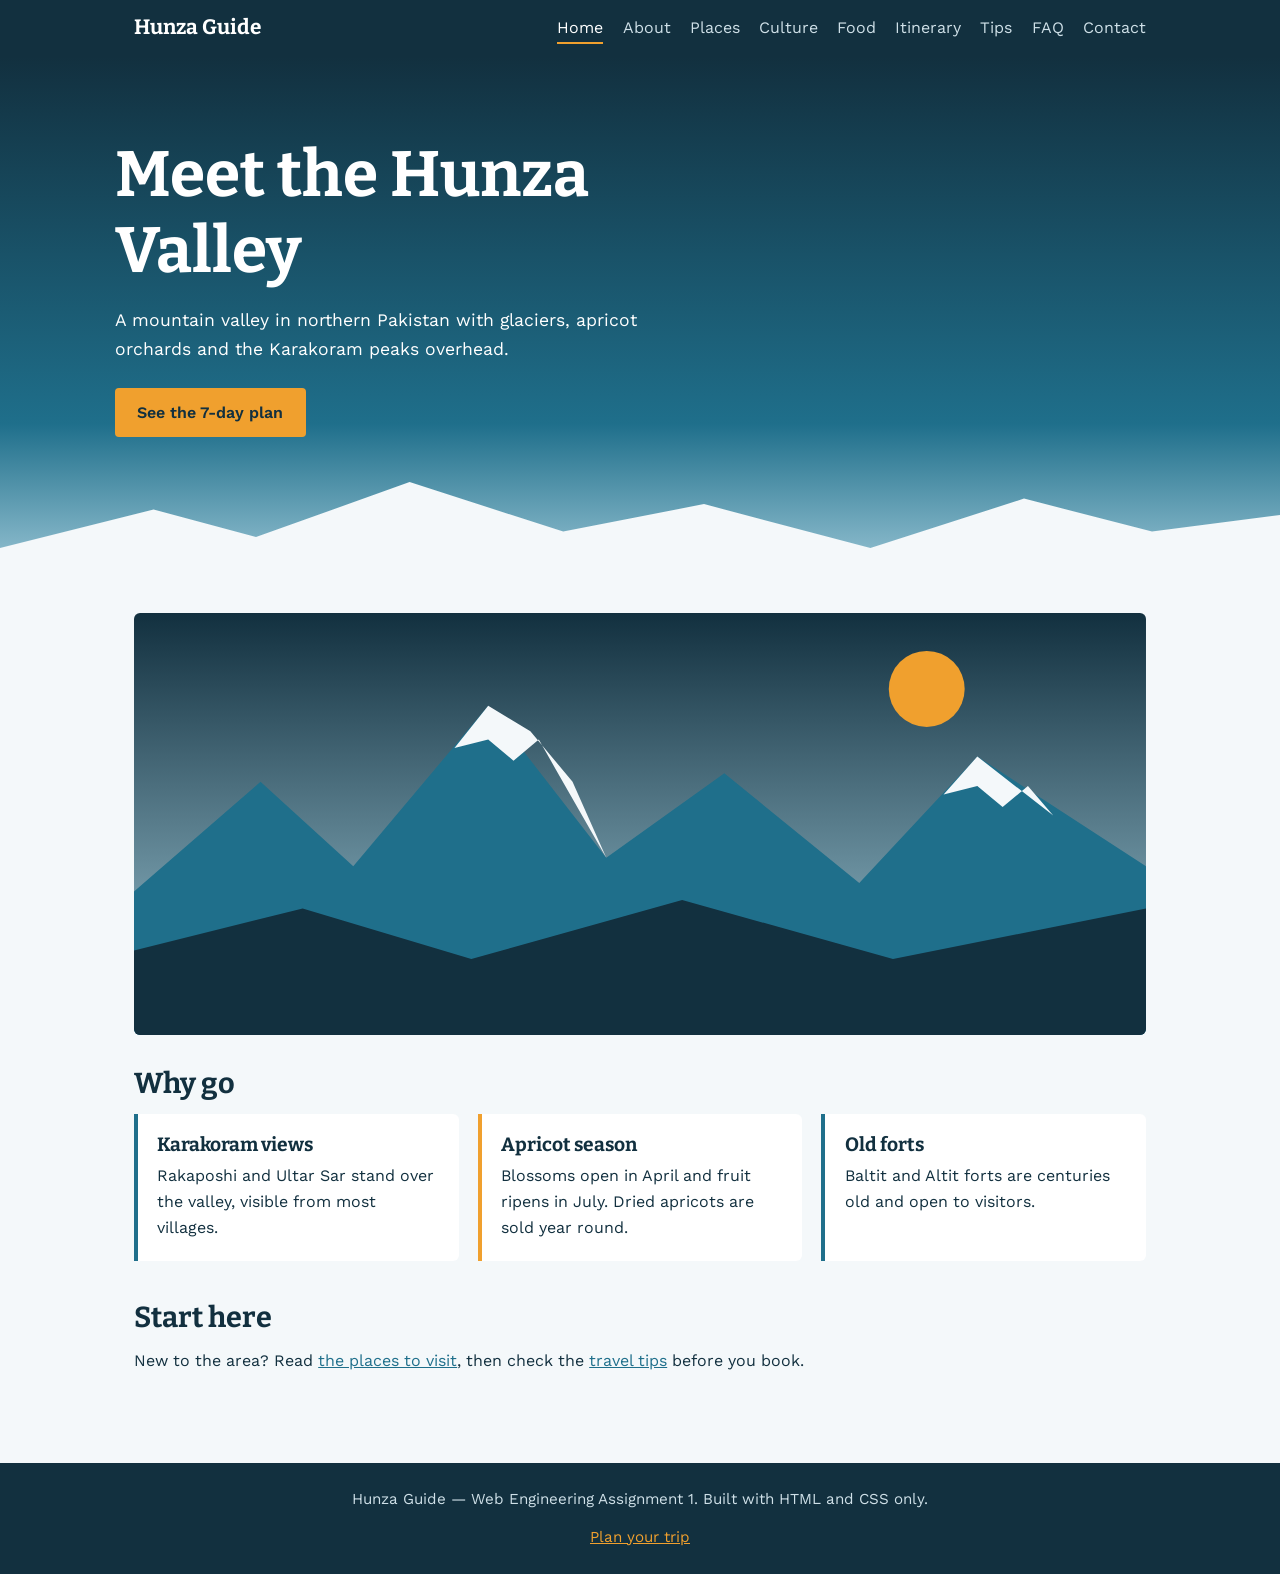
<file: index.html>
<!DOCTYPE html>
<html lang="en"><head><meta charset="utf-8"><meta name="viewport" content="width=device-width,initial-scale=1">
<title>Home | Hunza Guide</title><meta name="description" content="A mountain valley in northern Pakistan with glaciers, apricot orchards and the Karakoram peaks overhead.">
<link rel="preconnect" href="https://fonts.googleapis.com"><link rel="stylesheet" href="https://fonts.googleapis.com/css2?family=Bitter:wght@400;700&family=Work+Sans:wght@400;600&display=swap">
<link rel="stylesheet" href="style.css"></head><body>
<header><div class="bar"><a class="logo" href="index.html">Hunza Guide</a>
<input type="checkbox" id="menu"><label class="burger" for="menu" aria-label="Menu">&#9776;</label>
<nav aria-label="Main"><ul>
<li><a href="index.html" class="on" aria-current="page">Home</a></li>
<li><a href="about.html">About</a></li>
<li><a href="destinations.html">Places</a></li>
<li><a href="culture.html">Culture</a></li>
<li><a href="food.html">Food</a></li>
<li><a href="itinerary.html">Itinerary</a></li>
<li><a href="tips.html">Tips</a></li>
<li><a href="faq.html">FAQ</a></li>
<li><a href="contact.html">Contact</a></li>
</ul></nav></div></header>
<div class="hero "><div><h1>Meet the Hunza Valley</h1><p>A mountain valley in northern Pakistan with glaciers, apricot orchards and the Karakoram peaks overhead.</p><a class="btn" href="itinerary.html">See the 7-day plan</a></div></div>
<main>
<img class="pic" src="img-home.svg" alt="Karakoram peaks above Hunza valley at sunrise" width="1200" height="500">
<section><h2>Why go</h2><div class="grid">
<div class="card"><h3>Karakoram views</h3><p>Rakaposhi and Ultar Sar stand over the valley, visible from most villages.</p></div>
<div class="card warm"><h3>Apricot season</h3><p>Blossoms open in April and fruit ripens in July. Dried apricots are sold year round.</p></div>
<div class="card"><h3>Old forts</h3><p>Baltit and Altit forts are centuries old and open to visitors.</p></div></div></section>
<section><h2>Start here</h2><p>New to the area? Read <a href="destinations.html">the places to visit</a>, then check the <a href="tips.html">travel tips</a> before you book.</p></section>
</main>
<footer><p>Hunza Guide &mdash; Web Engineering Assignment 1. Built with HTML and CSS only.</p><p><a href="contact.html">Plan your trip</a></p></footer>
</body></html>
</file>
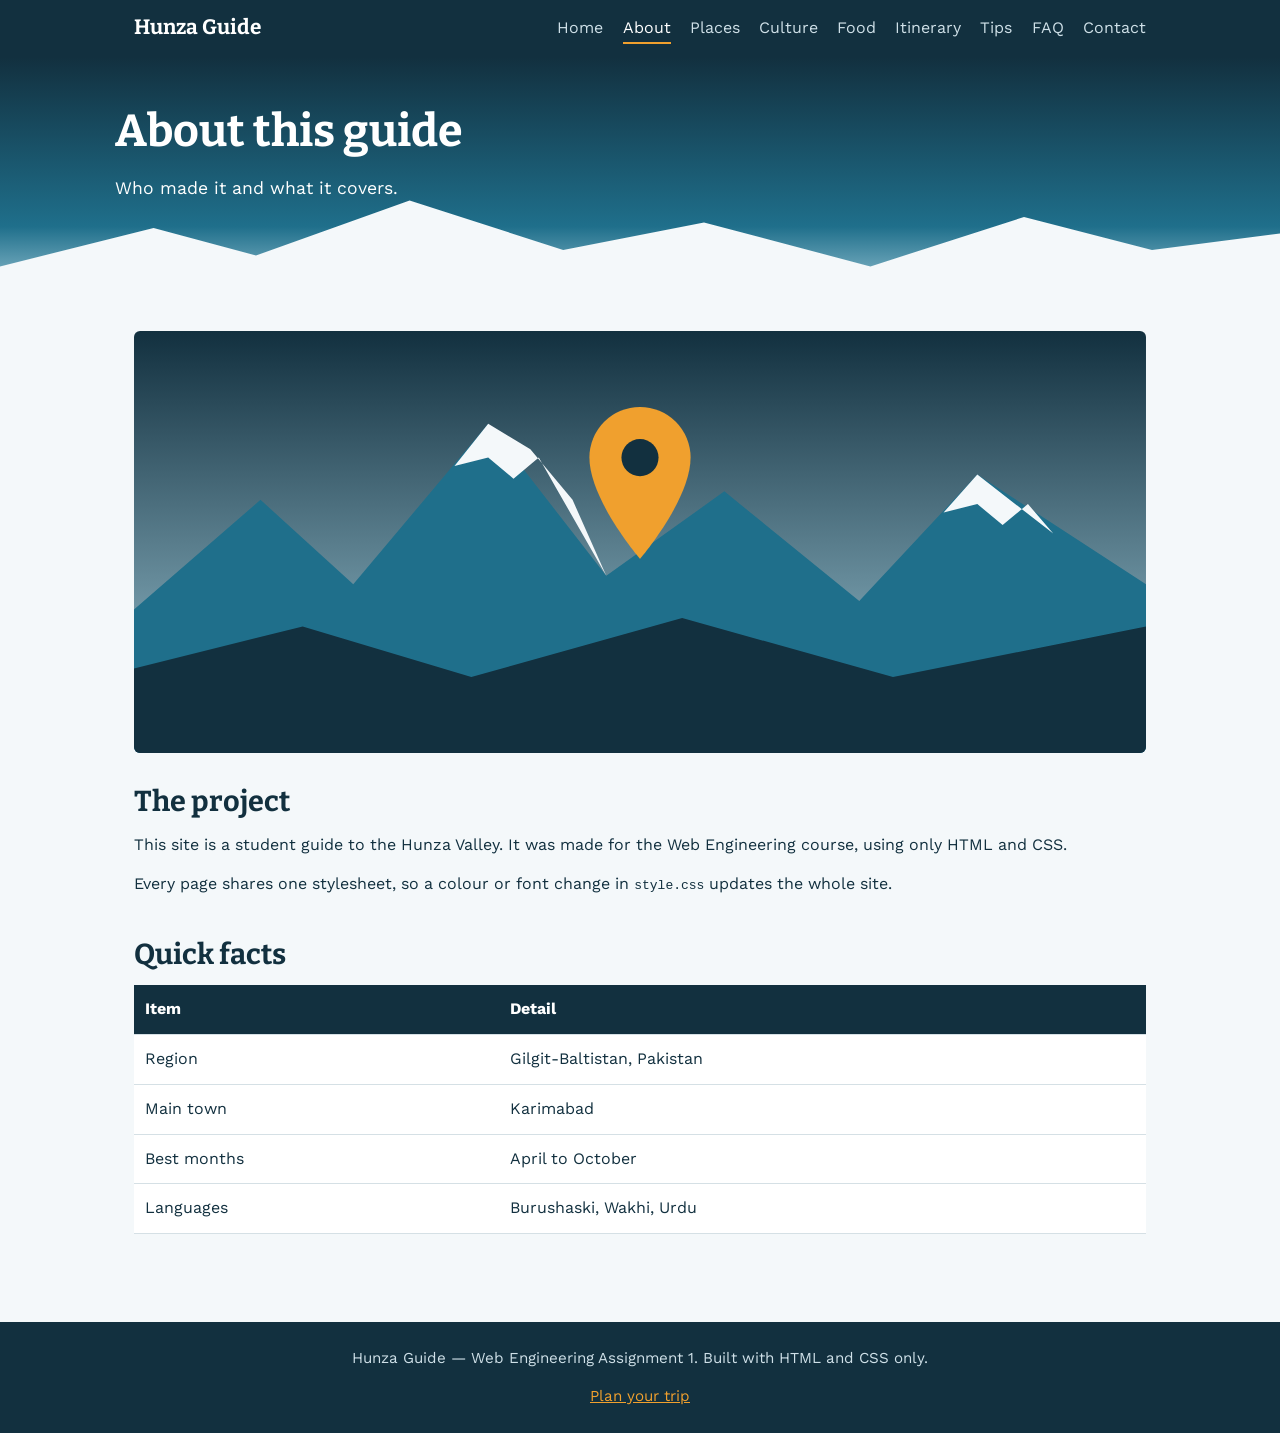
<file: about.html>
<!DOCTYPE html>
<html lang="en"><head><meta charset="utf-8"><meta name="viewport" content="width=device-width,initial-scale=1">
<title>About | Hunza Guide</title><meta name="description" content="Who made it and what it covers.">
<link rel="preconnect" href="https://fonts.googleapis.com"><link rel="stylesheet" href="https://fonts.googleapis.com/css2?family=Bitter:wght@400;700&family=Work+Sans:wght@400;600&display=swap">
<link rel="stylesheet" href="style.css"></head><body>
<header><div class="bar"><a class="logo" href="index.html">Hunza Guide</a>
<input type="checkbox" id="menu"><label class="burger" for="menu" aria-label="Menu">&#9776;</label>
<nav aria-label="Main"><ul>
<li><a href="index.html">Home</a></li>
<li><a href="about.html" class="on" aria-current="page">About</a></li>
<li><a href="destinations.html">Places</a></li>
<li><a href="culture.html">Culture</a></li>
<li><a href="food.html">Food</a></li>
<li><a href="itinerary.html">Itinerary</a></li>
<li><a href="tips.html">Tips</a></li>
<li><a href="faq.html">FAQ</a></li>
<li><a href="contact.html">Contact</a></li>
</ul></nav></div></header>
<div class="hero small"><div><h1>About this guide</h1><p>Who made it and what it covers.</p></div></div>
<main>
<img class="pic" src="img-about.svg" alt="Map pin over mountain valley" width="1200" height="500">
<section><h2>The project</h2><p>This site is a student guide to the Hunza Valley. It was made for the Web Engineering course, using only HTML and CSS.</p>
<p>Every page shares one stylesheet, so a colour or font change in <code>style.css</code> updates the whole site.</p></section>
<section><h2>Quick facts</h2><table><tr><th>Item</th><th>Detail</th></tr>
<tr><td>Region</td><td>Gilgit-Baltistan, Pakistan</td></tr><tr><td>Main town</td><td>Karimabad</td></tr>
<tr><td>Best months</td><td>April to October</td></tr><tr><td>Languages</td><td>Burushaski, Wakhi, Urdu</td></tr></table></section>
</main>
<footer><p>Hunza Guide &mdash; Web Engineering Assignment 1. Built with HTML and CSS only.</p><p><a href="contact.html">Plan your trip</a></p></footer>
</body></html>
</file>
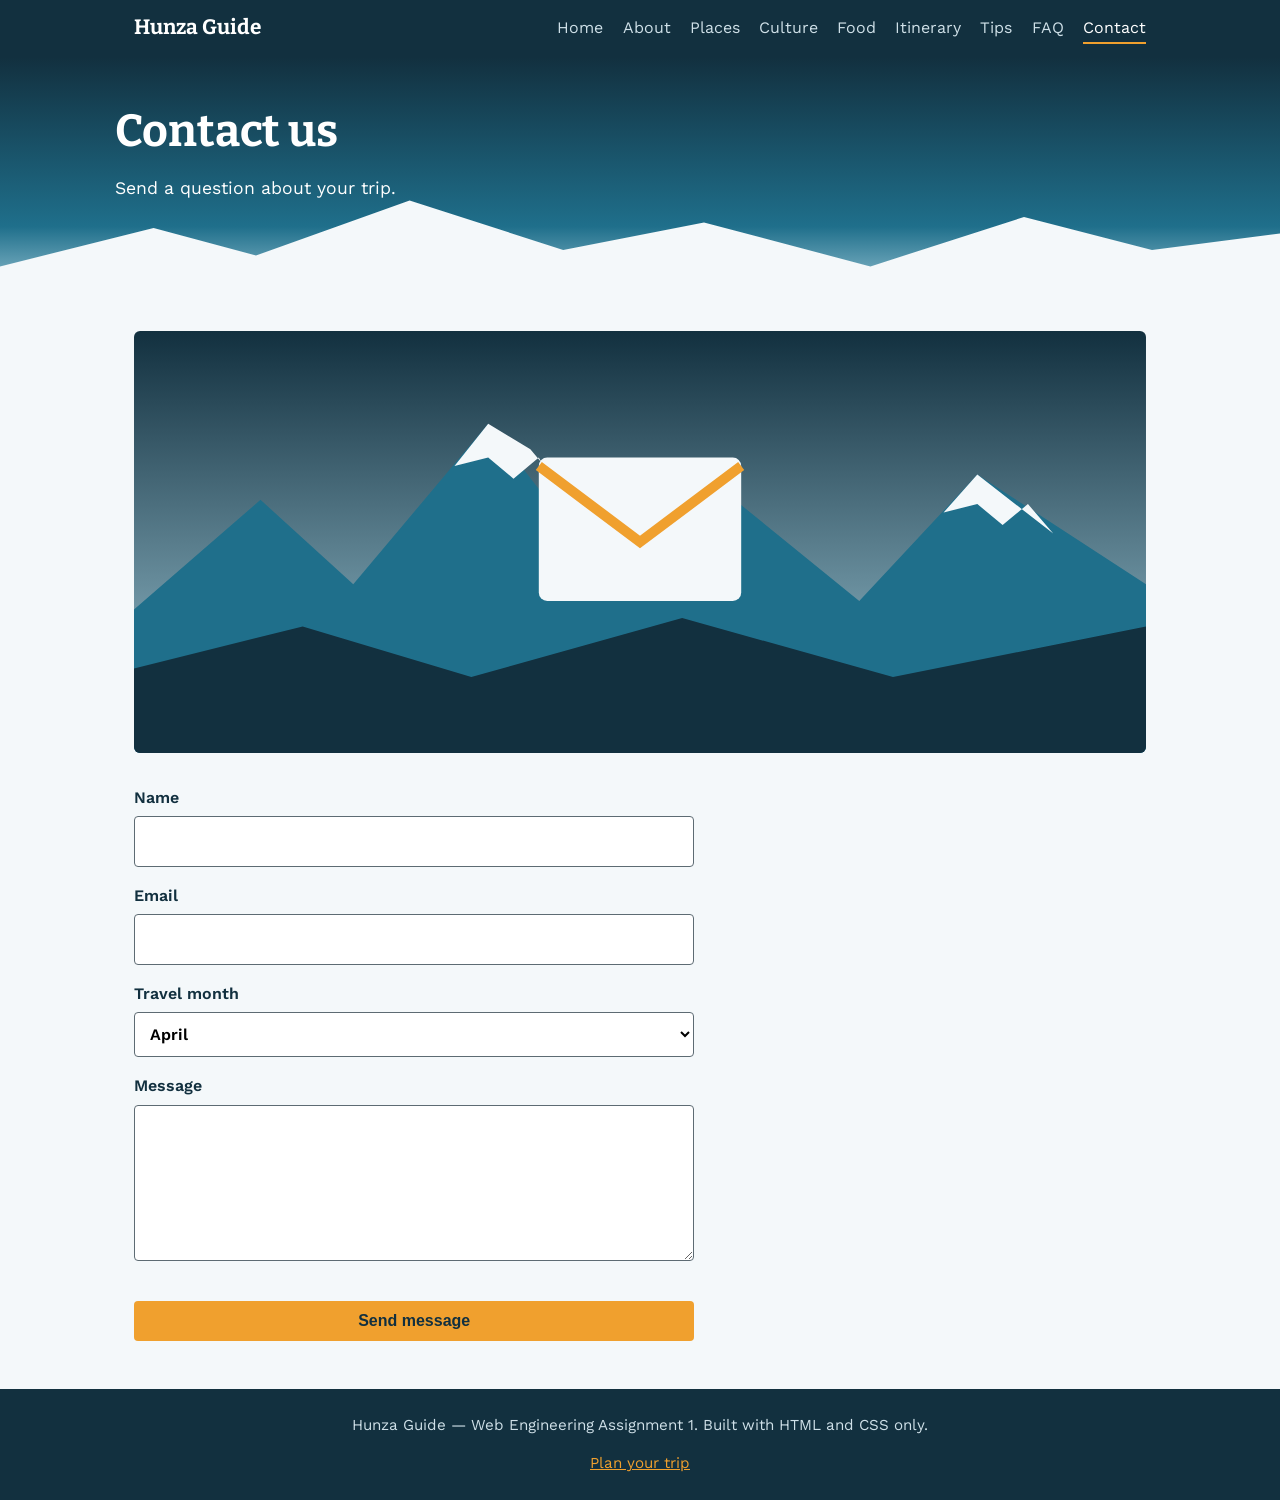
<file: contact.html>
<!DOCTYPE html>
<html lang="en"><head><meta charset="utf-8"><meta name="viewport" content="width=device-width,initial-scale=1">
<title>Contact | Hunza Guide</title><meta name="description" content="Send a question about your trip.">
<link rel="preconnect" href="https://fonts.googleapis.com"><link rel="stylesheet" href="https://fonts.googleapis.com/css2?family=Bitter:wght@400;700&family=Work+Sans:wght@400;600&display=swap">
<link rel="stylesheet" href="style.css"></head><body>
<header><div class="bar"><a class="logo" href="index.html">Hunza Guide</a>
<input type="checkbox" id="menu"><label class="burger" for="menu" aria-label="Menu">&#9776;</label>
<nav aria-label="Main"><ul>
<li><a href="index.html">Home</a></li>
<li><a href="about.html">About</a></li>
<li><a href="destinations.html">Places</a></li>
<li><a href="culture.html">Culture</a></li>
<li><a href="food.html">Food</a></li>
<li><a href="itinerary.html">Itinerary</a></li>
<li><a href="tips.html">Tips</a></li>
<li><a href="faq.html">FAQ</a></li>
<li><a href="contact.html" class="on" aria-current="page">Contact</a></li>
</ul></nav></div></header>
<div class="hero small"><div><h1>Contact us</h1><p>Send a question about your trip.</p></div></div>
<main>
<img class="pic" src="img-contact.svg" alt="Envelope in front of mountains" width="1200" height="500">
<form action="mailto:student@example.com" method="post" enctype="text/plain">
<label>Name<input name="name" required></label>
<label>Email<input type="email" name="email" required></label>
<label>Travel month<select name="month"><option>April</option><option>May</option><option>June</option><option>July</option><option>August</option><option>September</option><option>October</option></select></label>
<label>Message<textarea name="message" rows="5" required></textarea></label>
<button class="btn" type="submit">Send message</button></form>
</main>
<footer><p>Hunza Guide &mdash; Web Engineering Assignment 1. Built with HTML and CSS only.</p><p><a href="contact.html">Plan your trip</a></p></footer>
</body></html>
</file>
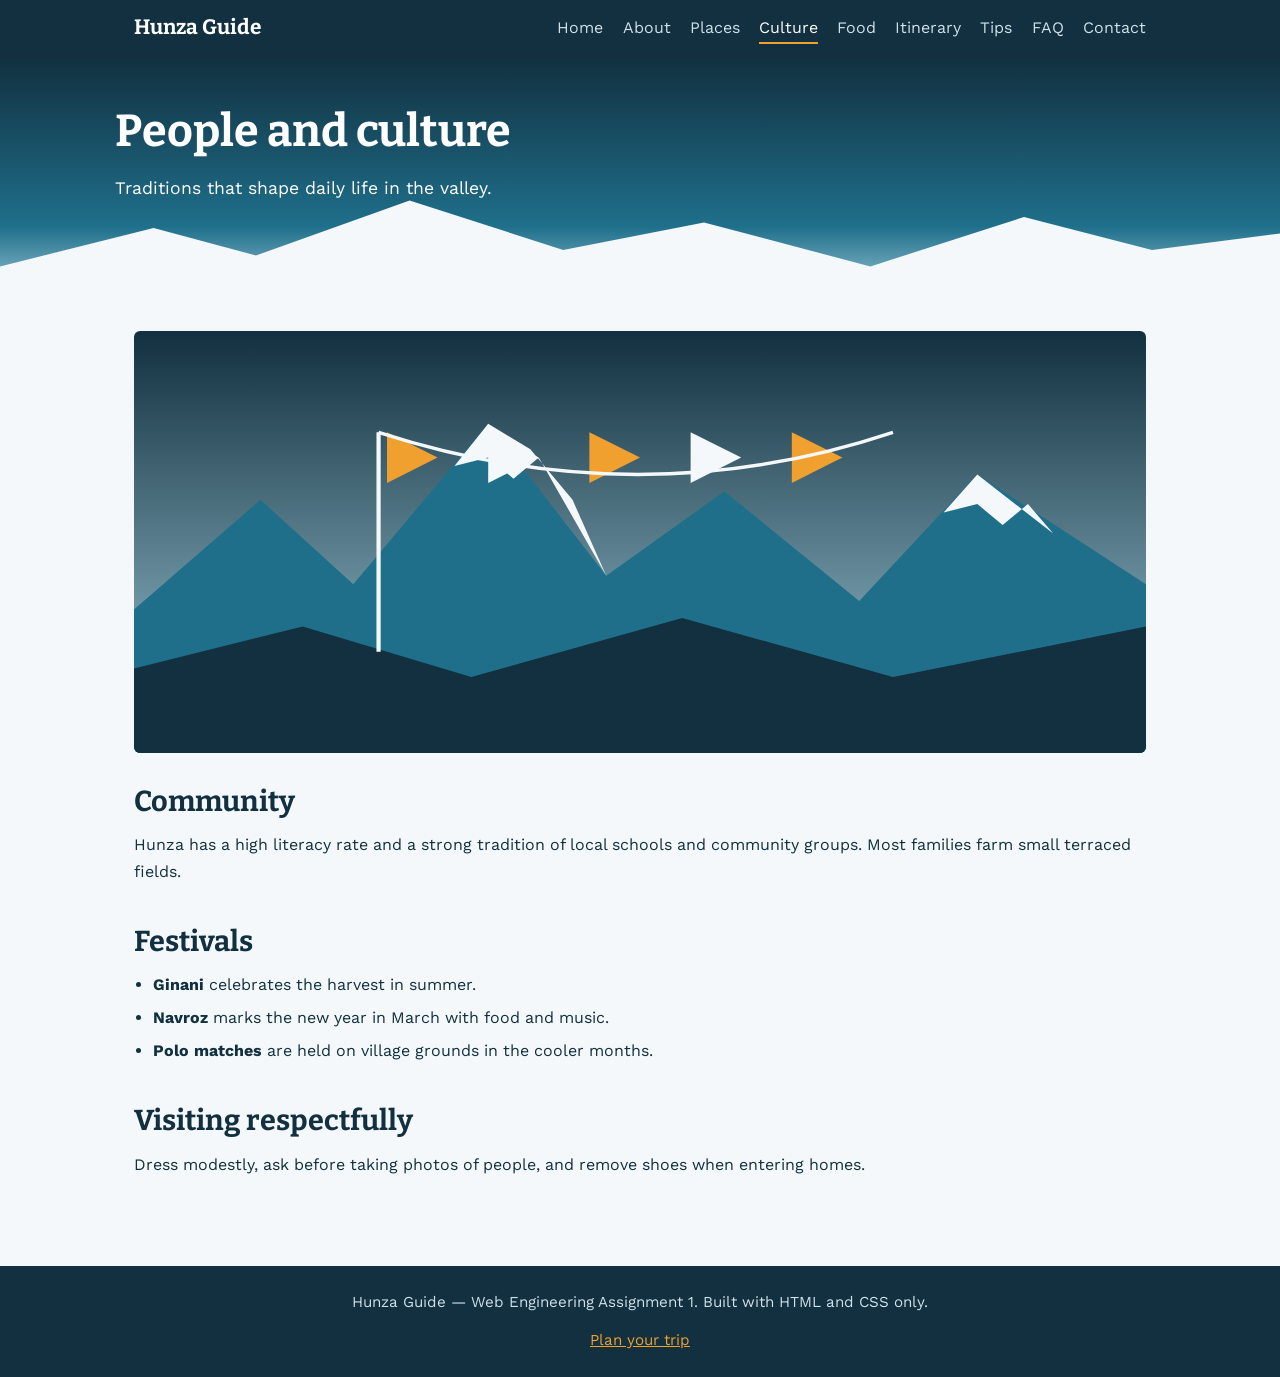
<file: culture.html>
<!DOCTYPE html>
<html lang="en"><head><meta charset="utf-8"><meta name="viewport" content="width=device-width,initial-scale=1">
<title>Culture | Hunza Guide</title><meta name="description" content="Traditions that shape daily life in the valley.">
<link rel="preconnect" href="https://fonts.googleapis.com"><link rel="stylesheet" href="https://fonts.googleapis.com/css2?family=Bitter:wght@400;700&family=Work+Sans:wght@400;600&display=swap">
<link rel="stylesheet" href="style.css"></head><body>
<header><div class="bar"><a class="logo" href="index.html">Hunza Guide</a>
<input type="checkbox" id="menu"><label class="burger" for="menu" aria-label="Menu">&#9776;</label>
<nav aria-label="Main"><ul>
<li><a href="index.html">Home</a></li>
<li><a href="about.html">About</a></li>
<li><a href="destinations.html">Places</a></li>
<li><a href="culture.html" class="on" aria-current="page">Culture</a></li>
<li><a href="food.html">Food</a></li>
<li><a href="itinerary.html">Itinerary</a></li>
<li><a href="tips.html">Tips</a></li>
<li><a href="faq.html">FAQ</a></li>
<li><a href="contact.html">Contact</a></li>
</ul></nav></div></header>
<div class="hero small"><div><h1>People and culture</h1><p>Traditions that shape daily life in the valley.</p></div></div>
<main>
<img class="pic" src="img-culture.svg" alt="Festival flags hanging in the valley" width="1200" height="500">
<section><h2>Community</h2><p>Hunza has a high literacy rate and a strong tradition of local schools and community groups. Most families farm small terraced fields.</p></section>
<section><h2>Festivals</h2><ul class="list"><li><b>Ginani</b> celebrates the harvest in summer.</li><li><b>Navroz</b> marks the new year in March with food and music.</li><li><b>Polo matches</b> are held on village grounds in the cooler months.</li></ul></section>
<section><h2>Visiting respectfully</h2><p>Dress modestly, ask before taking photos of people, and remove shoes when entering homes.</p></section>
</main>
<footer><p>Hunza Guide &mdash; Web Engineering Assignment 1. Built with HTML and CSS only.</p><p><a href="contact.html">Plan your trip</a></p></footer>
</body></html>
</file>
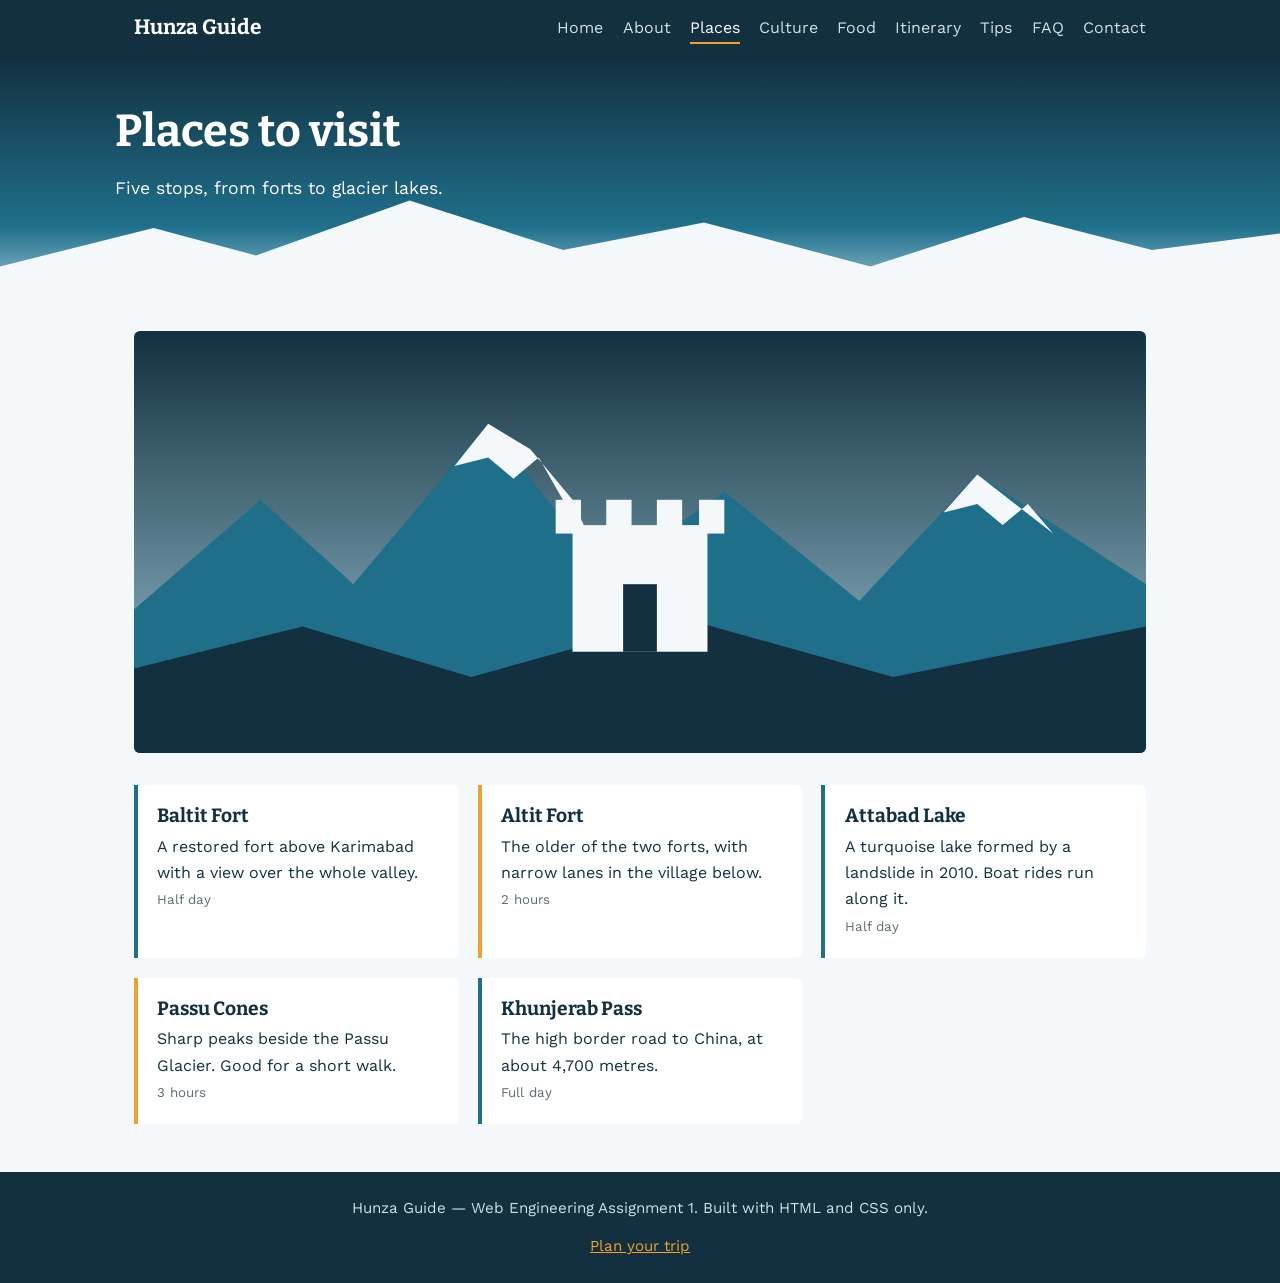
<file: destinations.html>
<!DOCTYPE html>
<html lang="en"><head><meta charset="utf-8"><meta name="viewport" content="width=device-width,initial-scale=1">
<title>Places | Hunza Guide</title><meta name="description" content="Five stops, from forts to glacier lakes.">
<link rel="preconnect" href="https://fonts.googleapis.com"><link rel="stylesheet" href="https://fonts.googleapis.com/css2?family=Bitter:wght@400;700&family=Work+Sans:wght@400;600&display=swap">
<link rel="stylesheet" href="style.css"></head><body>
<header><div class="bar"><a class="logo" href="index.html">Hunza Guide</a>
<input type="checkbox" id="menu"><label class="burger" for="menu" aria-label="Menu">&#9776;</label>
<nav aria-label="Main"><ul>
<li><a href="index.html">Home</a></li>
<li><a href="about.html">About</a></li>
<li><a href="destinations.html" class="on" aria-current="page">Places</a></li>
<li><a href="culture.html">Culture</a></li>
<li><a href="food.html">Food</a></li>
<li><a href="itinerary.html">Itinerary</a></li>
<li><a href="tips.html">Tips</a></li>
<li><a href="faq.html">FAQ</a></li>
<li><a href="contact.html">Contact</a></li>
</ul></nav></div></header>
<div class="hero small"><div><h1>Places to visit</h1><p>Five stops, from forts to glacier lakes.</p></div></div>
<main>
<img class="pic" src="img-destinations.svg" alt="Fort with towers in front of snow peaks" width="1200" height="500">
<div class="grid">
<div class="card"><h3>Baltit Fort</h3><p>A restored fort above Karimabad with a view over the whole valley.</p><small>Half day</small></div>
<div class="card warm"><h3>Altit Fort</h3><p>The older of the two forts, with narrow lanes in the village below.</p><small>2 hours</small></div>
<div class="card"><h3>Attabad Lake</h3><p>A turquoise lake formed by a landslide in 2010. Boat rides run along it.</p><small>Half day</small></div>
<div class="card warm"><h3>Passu Cones</h3><p>Sharp peaks beside the Passu Glacier. Good for a short walk.</p><small>3 hours</small></div>
<div class="card"><h3>Khunjerab Pass</h3><p>The high border road to China, at about 4,700 metres.</p><small>Full day</small></div></div>
</main>
<footer><p>Hunza Guide &mdash; Web Engineering Assignment 1. Built with HTML and CSS only.</p><p><a href="contact.html">Plan your trip</a></p></footer>
</body></html>
</file>
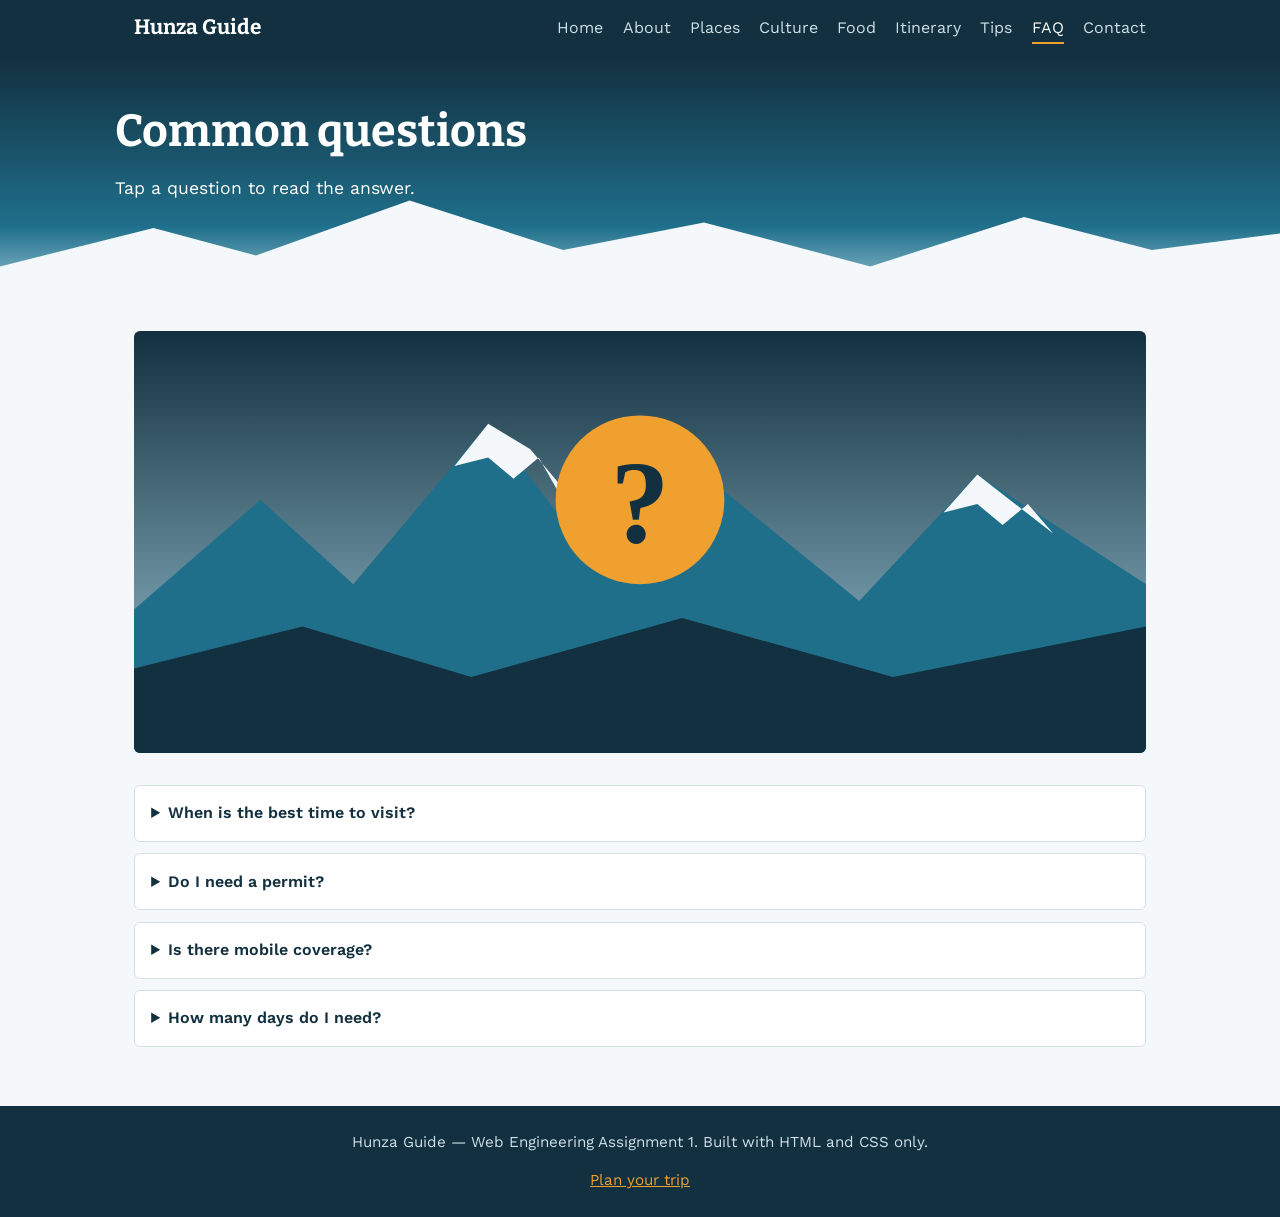
<file: faq.html>
<!DOCTYPE html>
<html lang="en"><head><meta charset="utf-8"><meta name="viewport" content="width=device-width,initial-scale=1">
<title>FAQ | Hunza Guide</title><meta name="description" content="Tap a question to read the answer.">
<link rel="preconnect" href="https://fonts.googleapis.com"><link rel="stylesheet" href="https://fonts.googleapis.com/css2?family=Bitter:wght@400;700&family=Work+Sans:wght@400;600&display=swap">
<link rel="stylesheet" href="style.css"></head><body>
<header><div class="bar"><a class="logo" href="index.html">Hunza Guide</a>
<input type="checkbox" id="menu"><label class="burger" for="menu" aria-label="Menu">&#9776;</label>
<nav aria-label="Main"><ul>
<li><a href="index.html">Home</a></li>
<li><a href="about.html">About</a></li>
<li><a href="destinations.html">Places</a></li>
<li><a href="culture.html">Culture</a></li>
<li><a href="food.html">Food</a></li>
<li><a href="itinerary.html">Itinerary</a></li>
<li><a href="tips.html">Tips</a></li>
<li><a href="faq.html" class="on" aria-current="page">FAQ</a></li>
<li><a href="contact.html">Contact</a></li>
</ul></nav></div></header>
<div class="hero small"><div><h1>Common questions</h1><p>Tap a question to read the answer.</p></div></div>
<main>
<img class="pic" src="img-faq.svg" alt="Question mark over mountains" width="1200" height="500">
<details><summary>When is the best time to visit?</summary><p>April to October. Spring has blossoms and autumn has golden leaves.</p></details>
<details><summary>Do I need a permit?</summary><p>Rules change, so check current requirements before you travel.</p></details>
<details><summary>Is there mobile coverage?</summary><p>Coverage is available in towns and weak in remote areas.</p></details>
<details><summary>How many days do I need?</summary><p>Five to seven days covers the main places.</p></details>
</main>
<footer><p>Hunza Guide &mdash; Web Engineering Assignment 1. Built with HTML and CSS only.</p><p><a href="contact.html">Plan your trip</a></p></footer>
</body></html>
</file>
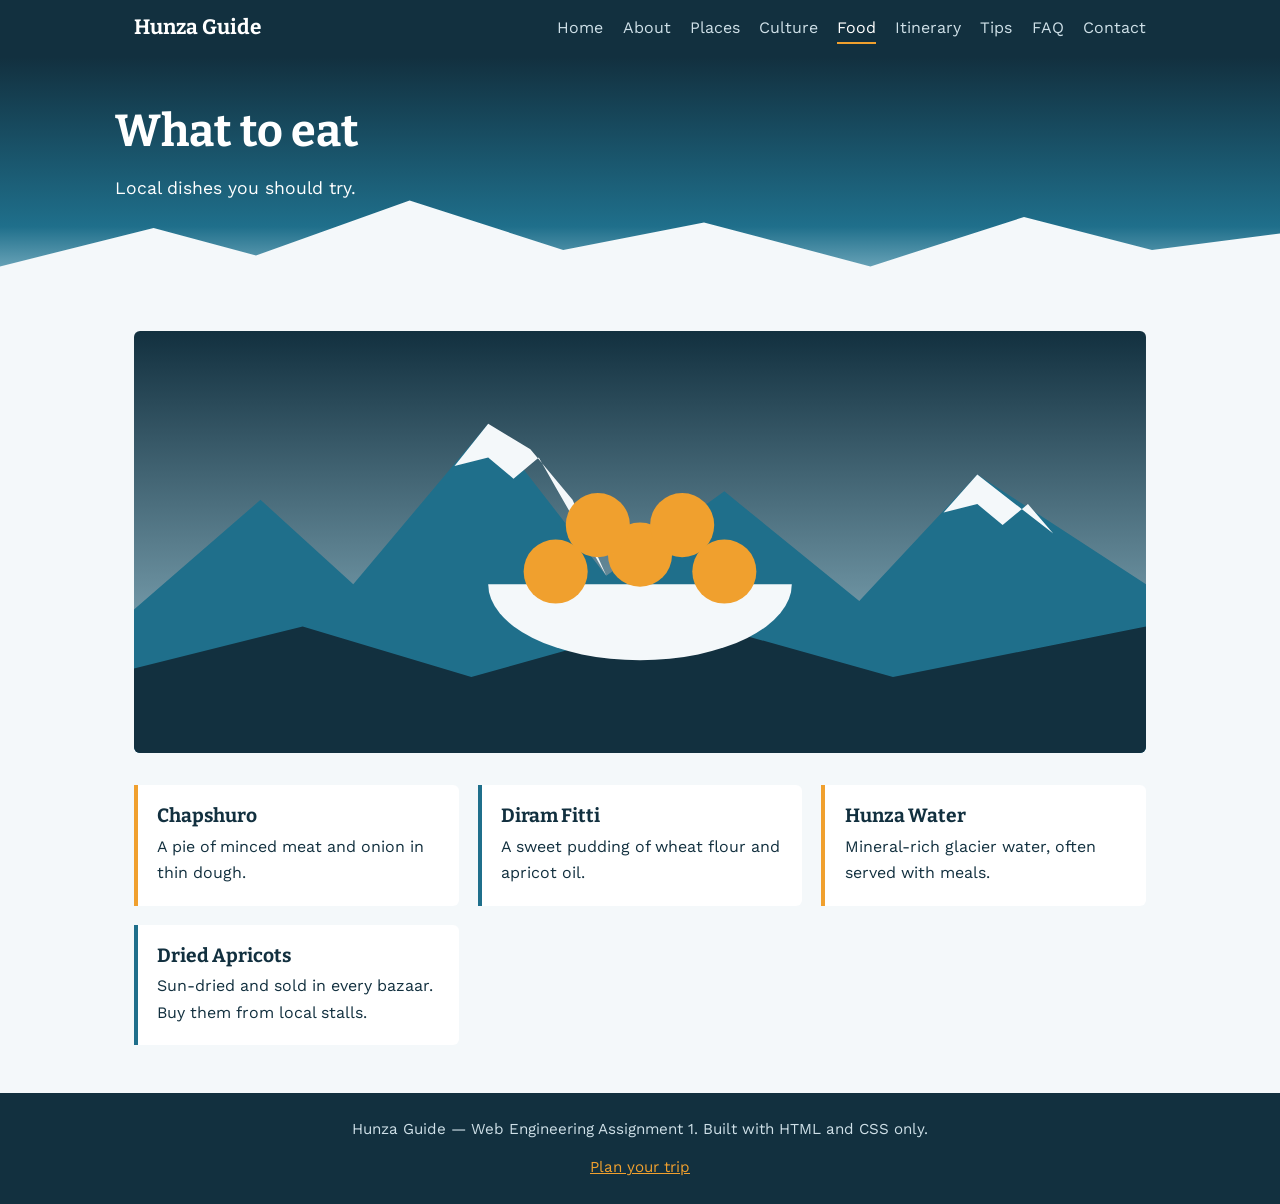
<file: food.html>
<!DOCTYPE html>
<html lang="en"><head><meta charset="utf-8"><meta name="viewport" content="width=device-width,initial-scale=1">
<title>Food | Hunza Guide</title><meta name="description" content="Local dishes you should try.">
<link rel="preconnect" href="https://fonts.googleapis.com"><link rel="stylesheet" href="https://fonts.googleapis.com/css2?family=Bitter:wght@400;700&family=Work+Sans:wght@400;600&display=swap">
<link rel="stylesheet" href="style.css"></head><body>
<header><div class="bar"><a class="logo" href="index.html">Hunza Guide</a>
<input type="checkbox" id="menu"><label class="burger" for="menu" aria-label="Menu">&#9776;</label>
<nav aria-label="Main"><ul>
<li><a href="index.html">Home</a></li>
<li><a href="about.html">About</a></li>
<li><a href="destinations.html">Places</a></li>
<li><a href="culture.html">Culture</a></li>
<li><a href="food.html" class="on" aria-current="page">Food</a></li>
<li><a href="itinerary.html">Itinerary</a></li>
<li><a href="tips.html">Tips</a></li>
<li><a href="faq.html">FAQ</a></li>
<li><a href="contact.html">Contact</a></li>
</ul></nav></div></header>
<div class="hero small"><div><h1>What to eat</h1><p>Local dishes you should try.</p></div></div>
<main>
<img class="pic" src="img-food.svg" alt="Bowl of apricots" width="1200" height="500">
<div class="grid">
<div class="card warm"><h3>Chapshuro</h3><p>A pie of minced meat and onion in thin dough.</p></div>
<div class="card"><h3>Diram Fitti</h3><p>A sweet pudding of wheat flour and apricot oil.</p></div>
<div class="card warm"><h3>Hunza Water</h3><p>Mineral-rich glacier water, often served with meals.</p></div>
<div class="card"><h3>Dried Apricots</h3><p>Sun-dried and sold in every bazaar. Buy them from local stalls.</p></div></div>
</main>
<footer><p>Hunza Guide &mdash; Web Engineering Assignment 1. Built with HTML and CSS only.</p><p><a href="contact.html">Plan your trip</a></p></footer>
</body></html>
</file>
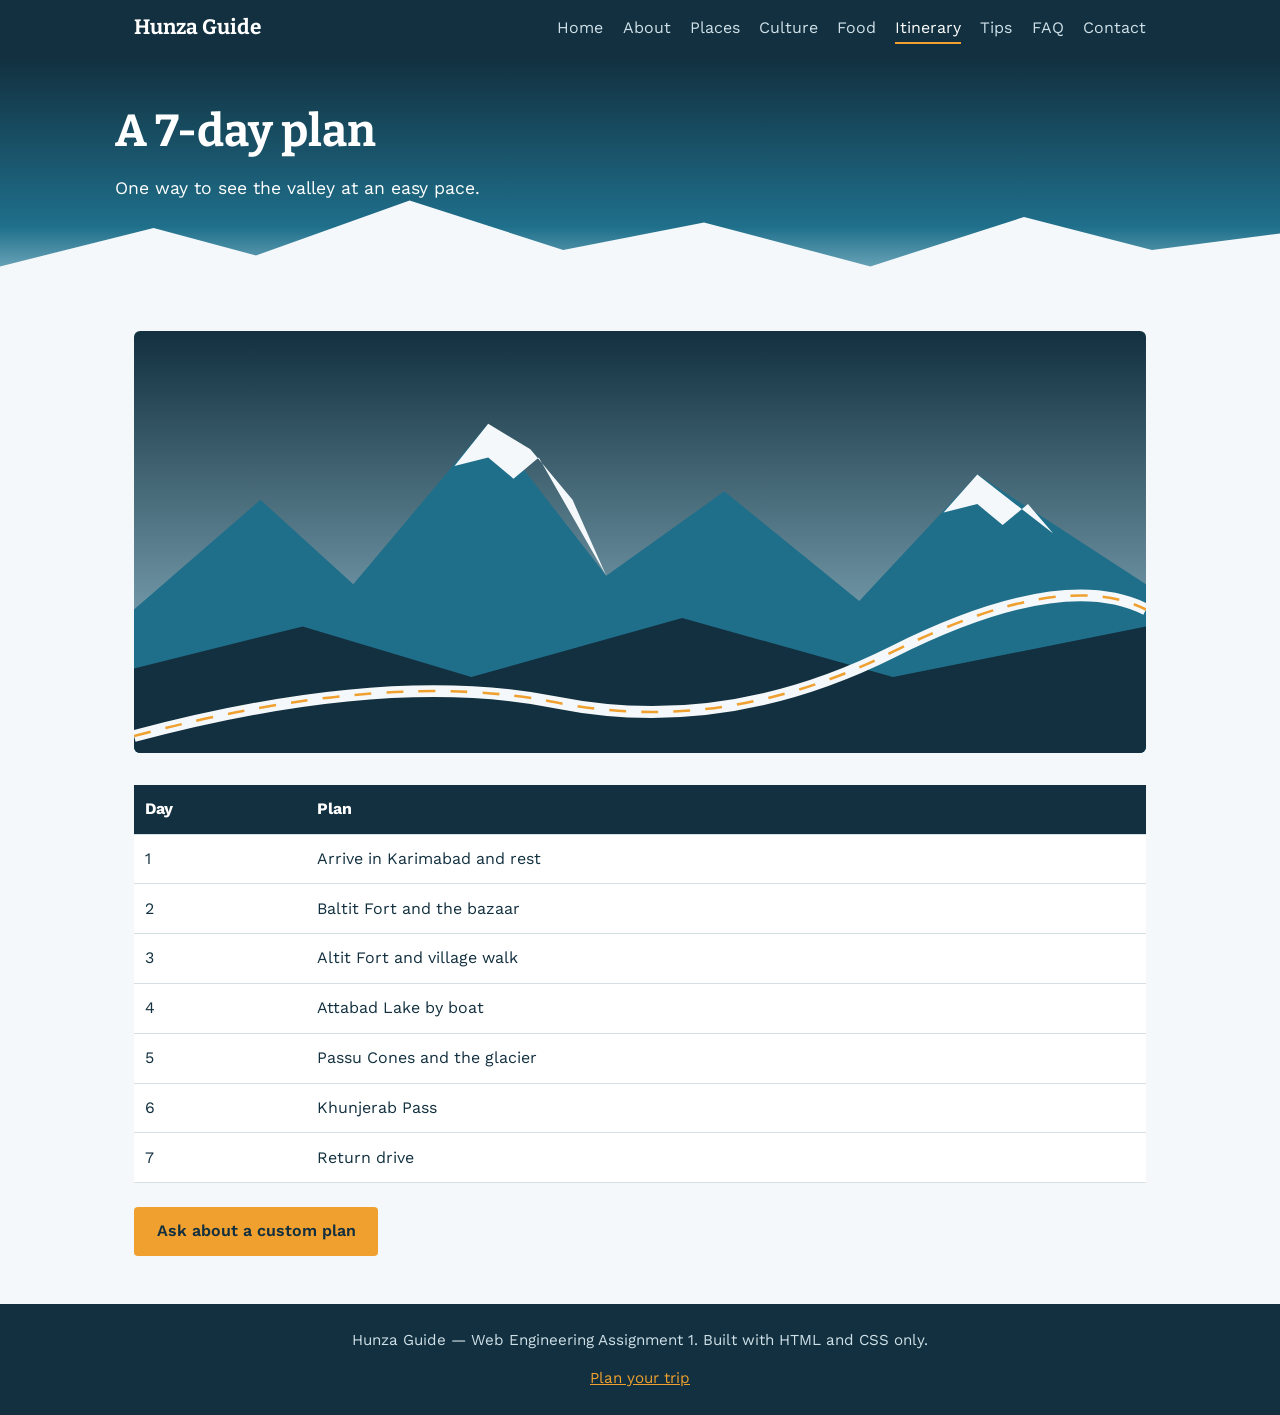
<file: itinerary.html>
<!DOCTYPE html>
<html lang="en"><head><meta charset="utf-8"><meta name="viewport" content="width=device-width,initial-scale=1">
<title>Itinerary | Hunza Guide</title><meta name="description" content="One way to see the valley at an easy pace.">
<link rel="preconnect" href="https://fonts.googleapis.com"><link rel="stylesheet" href="https://fonts.googleapis.com/css2?family=Bitter:wght@400;700&family=Work+Sans:wght@400;600&display=swap">
<link rel="stylesheet" href="style.css"></head><body>
<header><div class="bar"><a class="logo" href="index.html">Hunza Guide</a>
<input type="checkbox" id="menu"><label class="burger" for="menu" aria-label="Menu">&#9776;</label>
<nav aria-label="Main"><ul>
<li><a href="index.html">Home</a></li>
<li><a href="about.html">About</a></li>
<li><a href="destinations.html">Places</a></li>
<li><a href="culture.html">Culture</a></li>
<li><a href="food.html">Food</a></li>
<li><a href="itinerary.html" class="on" aria-current="page">Itinerary</a></li>
<li><a href="tips.html">Tips</a></li>
<li><a href="faq.html">FAQ</a></li>
<li><a href="contact.html">Contact</a></li>
</ul></nav></div></header>
<div class="hero small"><div><h1>A 7-day plan</h1><p>One way to see the valley at an easy pace.</p></div></div>
<main>
<img class="pic" src="img-itinerary.svg" alt="Winding mountain road" width="1200" height="500">
<table><tr><th>Day</th><th>Plan</th></tr>
<tr><td>1</td><td>Arrive in Karimabad and rest</td></tr><tr><td>2</td><td>Baltit Fort and the bazaar</td></tr>
<tr><td>3</td><td>Altit Fort and village walk</td></tr><tr><td>4</td><td>Attabad Lake by boat</td></tr>
<tr><td>5</td><td>Passu Cones and the glacier</td></tr><tr><td>6</td><td>Khunjerab Pass</td></tr><tr><td>7</td><td>Return drive</td></tr></table>
<p><a class="btn" href="contact.html">Ask about a custom plan</a></p>
</main>
<footer><p>Hunza Guide &mdash; Web Engineering Assignment 1. Built with HTML and CSS only.</p><p><a href="contact.html">Plan your trip</a></p></footer>
</body></html>
</file>
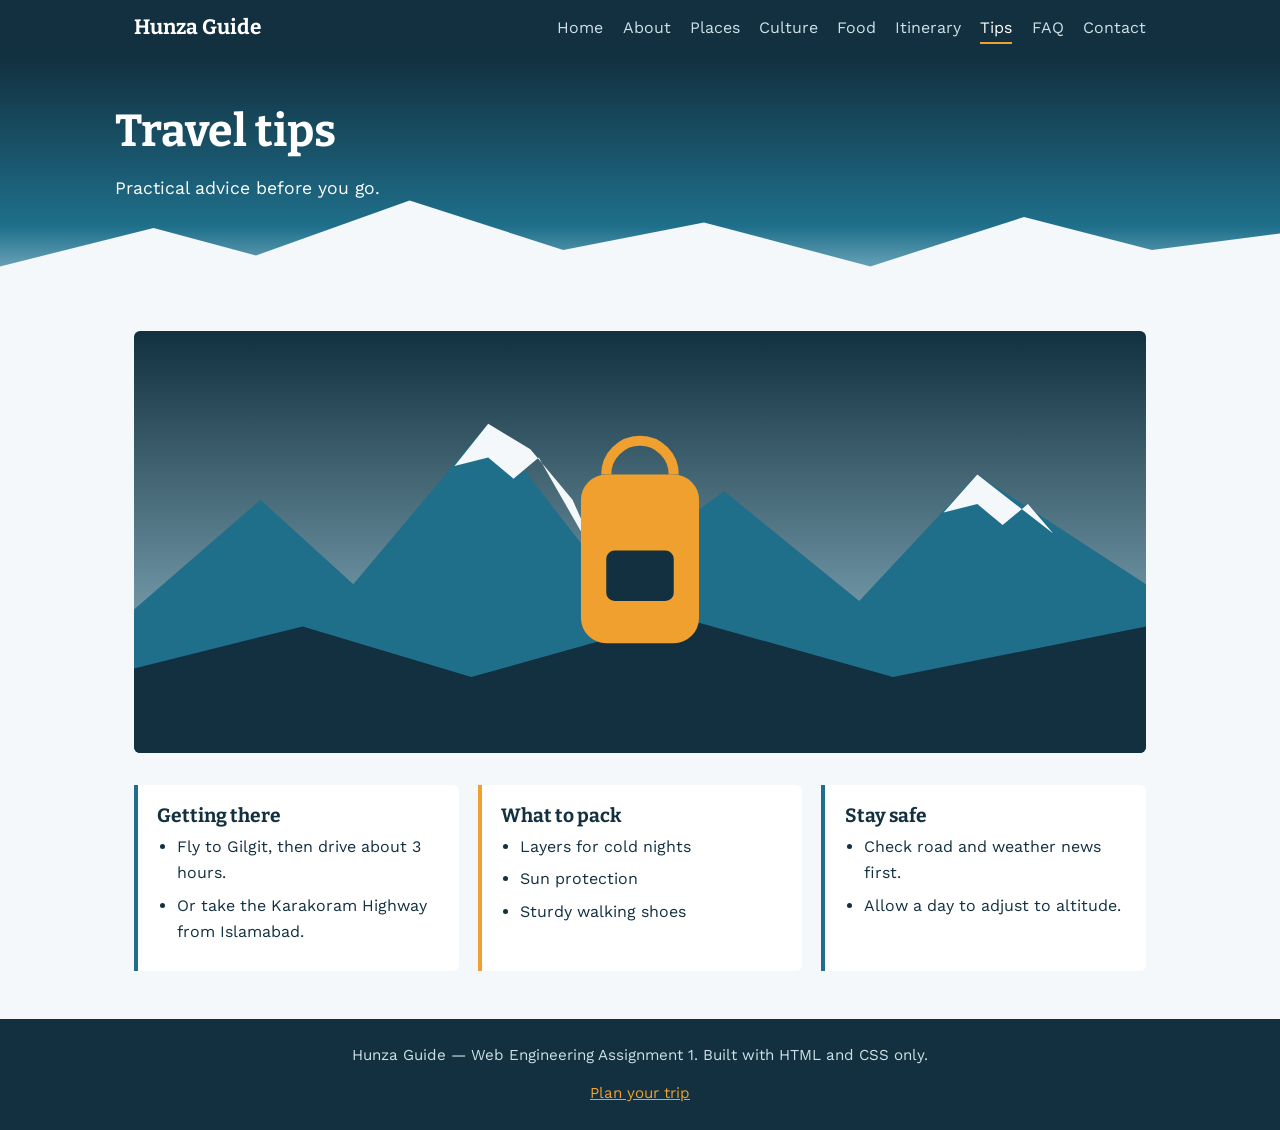
<file: tips.html>
<!DOCTYPE html>
<html lang="en"><head><meta charset="utf-8"><meta name="viewport" content="width=device-width,initial-scale=1">
<title>Tips | Hunza Guide</title><meta name="description" content="Practical advice before you go.">
<link rel="preconnect" href="https://fonts.googleapis.com"><link rel="stylesheet" href="https://fonts.googleapis.com/css2?family=Bitter:wght@400;700&family=Work+Sans:wght@400;600&display=swap">
<link rel="stylesheet" href="style.css"></head><body>
<header><div class="bar"><a class="logo" href="index.html">Hunza Guide</a>
<input type="checkbox" id="menu"><label class="burger" for="menu" aria-label="Menu">&#9776;</label>
<nav aria-label="Main"><ul>
<li><a href="index.html">Home</a></li>
<li><a href="about.html">About</a></li>
<li><a href="destinations.html">Places</a></li>
<li><a href="culture.html">Culture</a></li>
<li><a href="food.html">Food</a></li>
<li><a href="itinerary.html">Itinerary</a></li>
<li><a href="tips.html" class="on" aria-current="page">Tips</a></li>
<li><a href="faq.html">FAQ</a></li>
<li><a href="contact.html">Contact</a></li>
</ul></nav></div></header>
<div class="hero small"><div><h1>Travel tips</h1><p>Practical advice before you go.</p></div></div>
<main>
<img class="pic" src="img-tips.svg" alt="Travel backpack in the mountains" width="1200" height="500">
<div class="grid">
<div class="card"><h3>Getting there</h3><ul class="list"><li>Fly to Gilgit, then drive about 3 hours.</li><li>Or take the Karakoram Highway from Islamabad.</li></ul></div>
<div class="card warm"><h3>What to pack</h3><ul class="list"><li>Layers for cold nights</li><li>Sun protection</li><li>Sturdy walking shoes</li></ul></div>
<div class="card"><h3>Stay safe</h3><ul class="list"><li>Check road and weather news first.</li><li>Allow a day to adjust to altitude.</li></ul></div></div>
</main>
<footer><p>Hunza Guide &mdash; Web Engineering Assignment 1. Built with HTML and CSS only.</p><p><a href="contact.html">Plan your trip</a></p></footer>
</body></html>
</file>
<file: style.css>
:root{--ink:#12303f;--glacier:#1f6f8b;--snow:#f4f8fa;--apricot:#f0a02e;--stone:#5d6b73;--line:#d5e0e5}
*{box-sizing:border-box;margin:0;padding:0}
body{font-family:'Work Sans',system-ui,sans-serif;color:var(--ink);background:var(--snow);line-height:1.65}
h1,h2,h3{font-family:'Bitter',Georgia,serif;line-height:1.2}
a{color:var(--glacier)}
a:focus-visible,button:focus-visible,input:focus-visible,textarea:focus-visible{outline:3px solid var(--apricot);outline-offset:2px}
header{background:var(--ink);position:sticky;top:0;z-index:5}
.bar{max-width:1050px;margin:auto;display:flex;align-items:center;justify-content:space-between;padding:.7rem 1.2rem}
.logo{color:#fff;font-family:'Bitter',serif;font-size:1.3rem;text-decoration:none;font-weight:700}
nav ul{list-style:none;display:flex;gap:1.2rem}
nav a{color:#cfe0e8;text-decoration:none;padding:.3rem 0;border-bottom:2px solid transparent}
nav a:hover,nav a.on{color:#fff;border-color:var(--apricot)}
#menu,.burger{display:none}
.hero{background:linear-gradient(#12303f,#1f6f8b 70%,#9fc9d8);color:#fff;padding:5rem 1.2rem 9rem;position:relative;overflow:hidden}
.hero.small{padding:3rem 1.2rem 6rem}
.hero>div{max-width:1050px;margin:auto;position:relative;z-index:1}
.hero h1{font-size:clamp(2.2rem,6vw,4rem);max-width:14ch}
.hero.small h1{font-size:clamp(1.8rem,5vw,2.8rem);max-width:none}
.hero p{max-width:52ch;margin-top:1rem;font-size:1.1rem}
.hero::after{content:"";position:absolute;left:0;right:0;bottom:0;height:110px;background:var(--snow);clip-path:polygon(0 100%,0 70%,12% 35%,20% 60%,32% 10%,44% 55%,55% 30%,68% 70%,80% 25%,90% 55%,100% 40%,100% 100%)}
.btn{display:inline-block;margin-top:1.5rem;background:var(--apricot);color:var(--ink);padding:.7rem 1.4rem;border-radius:4px;font-weight:600;text-decoration:none;border:0;font-size:1rem;cursor:pointer}
.btn:hover{background:#ffb948}
main{max-width:1050px;margin:auto;padding:2rem 1.2rem 3rem}
section{margin-bottom:2.5rem}
h2{font-size:1.8rem;margin-bottom:.8rem}
h3{font-size:1.2rem;margin-bottom:.4rem}
p+p{margin-top:.8rem}
.grid{display:grid;grid-template-columns:repeat(auto-fit,minmax(240px,1fr));gap:1.2rem}
.card{background:#fff;border-left:4px solid var(--glacier);padding:1.2rem;border-radius:0 6px 6px 0}
.card.warm{border-color:var(--apricot)}
.card small{color:var(--stone)}
table{width:100%;border-collapse:collapse;background:#fff}
th,td{padding:.7rem;border-bottom:1px solid var(--line);text-align:left}
th{background:var(--ink);color:#fff}
ul.list{padding-left:1.2rem}
ul.list li{margin:.4rem 0}
details{background:#fff;border:1px solid var(--line);border-radius:6px;padding:.9rem 1rem;margin-bottom:.7rem}
summary{cursor:pointer;font-weight:600}
details p{margin-top:.6rem}
form{display:grid;gap:1rem;max-width:560px}
label{font-weight:600;display:grid;gap:.3rem}
input,textarea,select{font:inherit;padding:.7rem;border:1px solid var(--stone);border-radius:4px;background:#fff}
footer{background:var(--ink);color:#cfe0e8;text-align:center;padding:1.5rem 1rem;font-size:.95rem}
footer a{color:var(--apricot)}
@media(max-width:760px){
.burger{display:block;color:#fff;font-size:1.6rem;cursor:pointer;padding:0 .3rem}
nav{position:absolute;left:0;right:0;top:100%;background:var(--ink);display:none}
nav ul{flex-direction:column;gap:0;padding:.5rem 1.2rem 1rem}
nav a{display:block;padding:.6rem 0}
#menu:checked~nav{display:block}
.bar{position:relative}}
.pic{display:block;width:100%;height:auto;border-radius:6px;margin-bottom:2rem}
</file>
